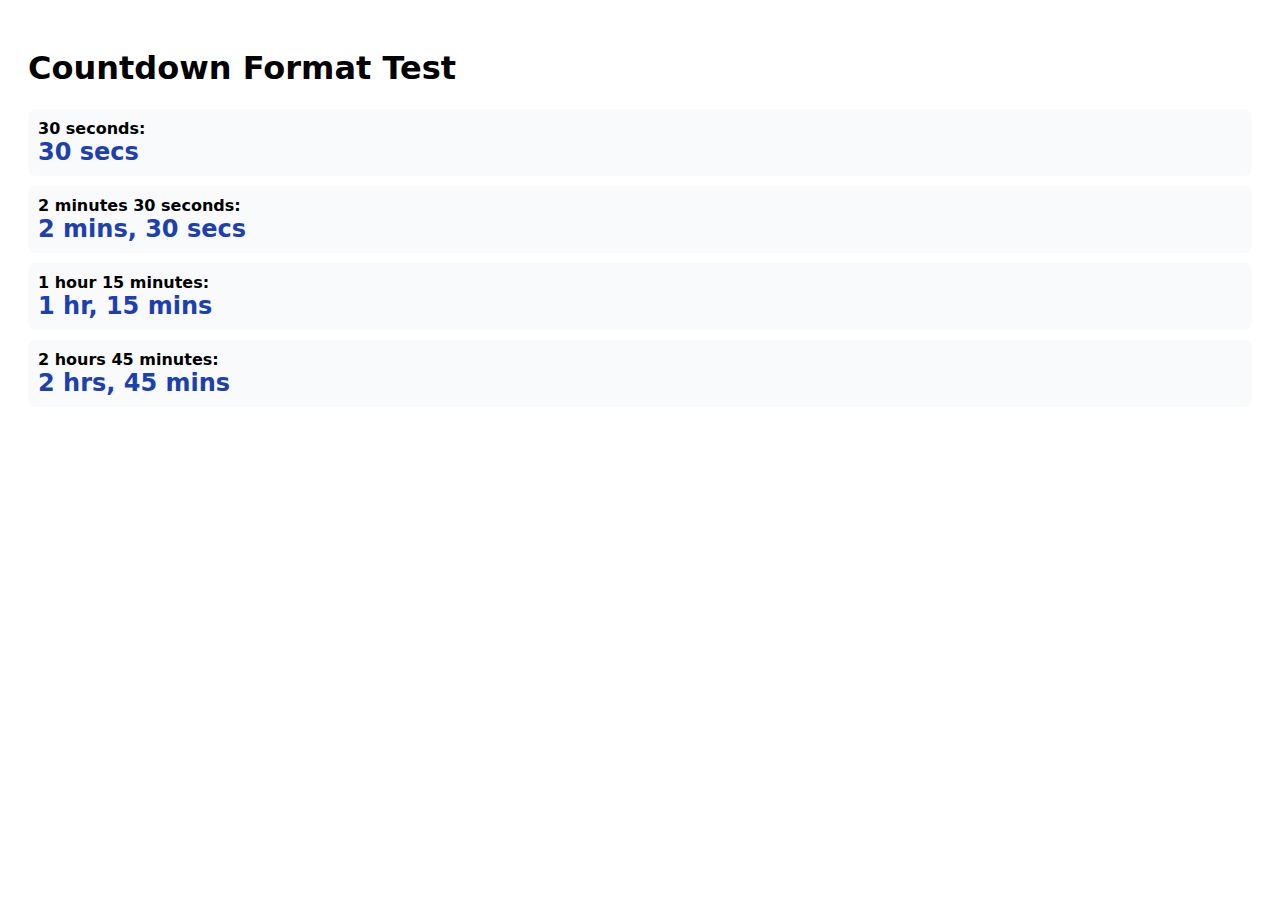
<file: test_countdown.html>
<!DOCTYPE html>
<html>
<head>
    <title>Countdown Format Test</title>
    <style>
        body { font-family: system-ui; padding: 20px; }
        .test { margin: 10px 0; padding: 10px; background: #f8fafc; border-radius: 8px; }
        .countdown { font-weight: 900; font-size: 24px; color: #1e40af; }
    </style>
</head>
<body>
    <h1>Countdown Format Test</h1>
    <div class="test">
        <strong>30 seconds:</strong>
        <div class="countdown" id="test1"></div>
    </div>
    <div class="test">
        <strong>2 minutes 30 seconds:</strong>
        <div class="countdown" id="test2"></div>
    </div>
    <div class="test">
        <strong>1 hour 15 minutes:</strong>
        <div class="countdown" id="test3"></div>
    </div>
    <div class="test">
        <strong>2 hours 45 minutes:</strong>
        <div class="countdown" id="test4"></div>
    </div>

    <script>
        function fmtCountdown(ms) {
            const totalSeconds = Math.max(0, Math.floor(ms / 1000));
            
            if (totalSeconds < 60) {
                return totalSeconds === 1 ? '1 sec' : `${totalSeconds} secs`;
            }
            
            const totalMinutes = Math.floor(totalSeconds / 60);
            const seconds = totalSeconds % 60;
            
            if (totalMinutes < 60) {
                if (seconds === 0) {
                    return totalMinutes === 1 ? '1 min' : `${totalMinutes} mins`;
                }
                const minText = totalMinutes === 1 ? '1 min' : `${totalMinutes} mins`;
                const secText = seconds === 1 ? '1 sec' : `${seconds} secs`;
                return `${minText}, ${secText}`;
            }
            
            const hours = Math.floor(totalMinutes / 60);
            const minutes = totalMinutes % 60;
            
            if (minutes === 0) {
                return hours === 1 ? '1 hr' : `${hours} hrs`;
            }
            
            const hourText = hours === 1 ? '1 hr' : `${hours} hrs`;
            const minText = minutes === 1 ? '1 min' : `${minutes} mins`;
            return `${hourText}, ${minText}`;
        }

        // Test different time formats
        document.getElementById('test1').textContent = fmtCountdown(30 * 1000);
        document.getElementById('test2').textContent = fmtCountdown((2 * 60 + 30) * 1000);
        document.getElementById('test3').textContent = fmtCountdown((1 * 60 * 60 + 15 * 60) * 1000);
        document.getElementById('test4').textContent = fmtCountdown((2 * 60 * 60 + 45 * 60) * 1000);

        console.log('✅ Countdown formatting test complete');
    </script>
</body>
</html>
</file>
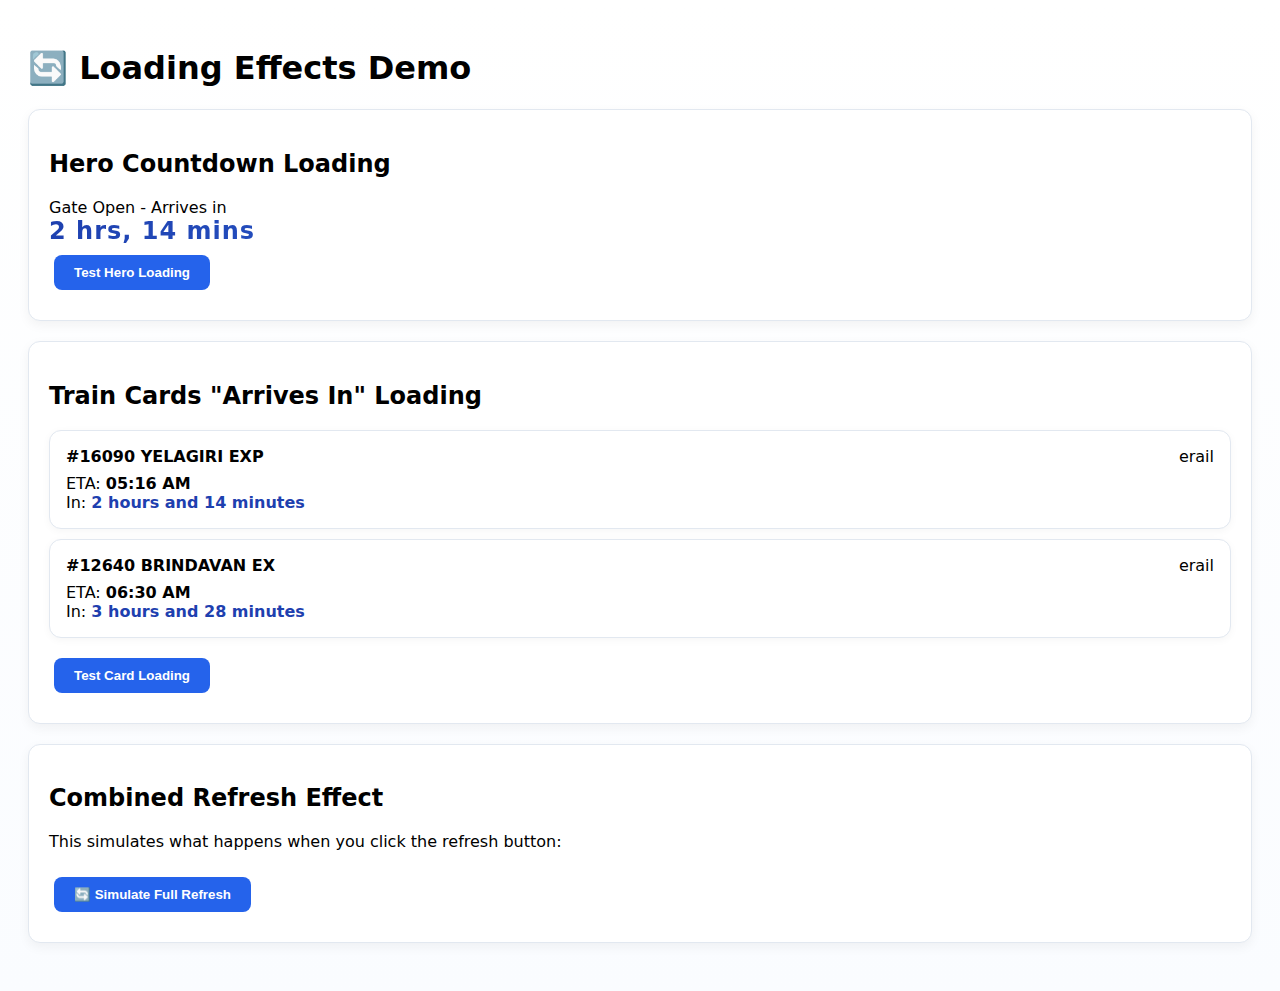
<file: test_loading_effects.html>
<!DOCTYPE html>
<html>
<head>
    <title>Loading Effects Test</title>
    <style>
        body { 
            font-family: system-ui; 
            padding: 20px; 
            background: linear-gradient(180deg, #fff, #fafcff);
        }
        
        .demo-section {
            margin: 20px 0;
            padding: 20px;
            background: white;
            border-radius: 12px;
            border: 1px solid #e2e8f0;
            box-shadow: 0 4px 12px rgba(0,0,0,0.05);
        }
        
        .countdown { 
            font-weight: 900; 
            font-size: 24px; 
            letter-spacing: 1px; 
            background: linear-gradient(135deg, #1e40af, #3b82f6);
            -webkit-background-clip: text;
            -webkit-text-fill-color: transparent;
            background-clip: text;
        }
        
        .rel {
            font-weight: 600;
            color: #1e40af;
        }
        
        /* Stylish loading animations */
        @keyframes gradient-wave {
            0% { 
                background-position: -100% 0; 
                transform: scale(1);
            }
            50% {
                transform: scale(1.02);
            }
            100% { 
                background-position: 200% 0; 
                transform: scale(1);
            }
        }

        @keyframes pulse-glow {
            0%, 100% { 
                box-shadow: 0 0 0 rgba(37, 99, 235, 0.3);
            }
            50% { 
                box-shadow: 0 0 8px rgba(37, 99, 235, 0.6);
            }
        }

        @keyframes text-fade {
            0% { opacity: 1; }
            30% { opacity: 0.3; }
            70% { opacity: 0.3; }
            100% { opacity: 1; }
        }

        @keyframes spin {
            0% { transform: rotate(0deg); }
            100% { transform: rotate(360deg); }
        }

        .rel.loading, .countdown.loading {
            position: relative;
            background: linear-gradient(
                90deg,
                rgba(248, 250, 252, 0.8) 0%,
                rgba(219, 234, 254, 0.9) 25%,
                rgba(37, 99, 235, 0.1) 50%,
                rgba(219, 234, 254, 0.9) 75%,
                rgba(248, 250, 252, 0.8) 100%
            );
            background-size: 200% 100%;
            animation: 
                gradient-wave 2s ease-in-out infinite,
                pulse-glow 2s ease-in-out infinite,
                text-fade 2s ease-in-out infinite;
            color: rgba(37, 99, 235, 0.3) !important;
            border-radius: 8px;
            padding: 4px 8px;
            min-width: 80px;
            min-height: 1.4em;
            display: inline-flex;
            align-items: center;
            justify-content: center;
            border: 1px solid rgba(37, 99, 235, 0.2);
            transition: all 0.3s ease;
        }

        .rel.loading::before {
            content: '⏳';
            position: absolute;
            left: 2px;
            font-size: 12px;
            animation: spin 2s linear infinite;
        }

        .countdown.loading {
            min-width: 140px;
            min-height: 2em;
            border-radius: 10px;
            padding: 6px 12px;
            font-size: 18px;
        }

        .countdown.loading::before {
            content: '🔄';
            position: absolute;
            left: 6px;
            font-size: 16px;
            animation: spin 1.5s linear infinite;
        }

        .card.updating {
            transform: translateY(-1px);
            box-shadow: 0 4px 20px rgba(37, 99, 235, 0.1);
            border-color: rgba(37, 99, 235, 0.2);
        }

        .hero-status.updating .countdown {
            animation: pulse-countdown 1s ease-in-out infinite;
        }

        @keyframes pulse-countdown {
            0%, 100% { opacity: 1; }
            50% { opacity: 0.7; }
        }
        
        .test-btn {
            background: #2563eb;
            color: white;
            border: none;
            padding: 10px 20px;
            border-radius: 8px;
            cursor: pointer;
            font-weight: 600;
            margin: 10px 5px;
        }
        
        .test-btn:hover {
            background: #1d4ed8;
        }
        
        .card {
            background: white;
            border: 1px solid #e2e8f0;
            border-radius: 12px;
            padding: 16px;
            margin: 10px 0;
            box-shadow: 0 2px 8px rgba(0,0,0,0.04);
        }
        
        .train-info {
            display: flex;
            justify-content: space-between;
            align-items: center;
            margin-bottom: 8px;
        }
    </style>
</head>
<body>
    <h1>🔄 Loading Effects Demo</h1>
    
    <div class="demo-section">
        <h2>Hero Countdown Loading</h2>
        <div class="hero-status" id="hero-section">
            <span>Gate Open - Arrives in</span>
            <div class="countdown" id="main-countdown">2 hrs, 14 mins</div>
        </div>
        <button class="test-btn" onclick="testHeroLoading()">Test Hero Loading</button>
    </div>
    
    <div class="demo-section">
        <h2>Train Cards "Arrives In" Loading</h2>
        <div class="card">
            <div class="train-info">
                <strong>#16090 YELAGIRI EXP</strong>
                <span>erail</span>
            </div>
            <div>ETA: <strong>05:16 AM</strong></div>
            <div>In: <strong class="rel" id="rel1">2 hours and 14 minutes</strong></div>
        </div>
        <div class="card">
            <div class="train-info">
                <strong>#12640 BRINDAVAN EX</strong>
                <span>erail</span>
            </div>
            <div>ETA: <strong>06:30 AM</strong></div>
            <div>In: <strong class="rel" id="rel2">3 hours and 28 minutes</strong></div>
        </div>
        <button class="test-btn" onclick="testCardLoading()">Test Card Loading</button>
    </div>
    
    <div class="demo-section">
        <h2>Combined Refresh Effect</h2>
        <p>This simulates what happens when you click the refresh button:</p>
        <button class="test-btn" onclick="testFullRefresh()">🔄 Simulate Full Refresh</button>
    </div>

    <script>
        function testHeroLoading() {
            const heroSection = document.getElementById('hero-section');
            const countdown = document.getElementById('main-countdown');
            
            // Add loading states
            heroSection.classList.add('updating');
            countdown.classList.add('loading');
            
            // Remove after delay
            setTimeout(() => {
                heroSection.classList.remove('updating');
                countdown.classList.remove('loading');
            }, 2000);
        }
        
        function testCardLoading() {
            const relElements = document.querySelectorAll('.rel');
            const cards = document.querySelectorAll('.card');
            
            // Add stylish loading to all relative time elements
            relElements.forEach(el => el.classList.add('loading'));
            cards.forEach(card => card.classList.add('updating'));
            
            // Remove after delay
            setTimeout(() => {
                relElements.forEach(el => el.classList.remove('loading'));
                cards.forEach(card => card.classList.remove('updating'));
            }, 3000);
        }
        
        function testFullRefresh() {
            const heroSection = document.getElementById('hero-section');
            const countdown = document.getElementById('main-countdown');
            const relElements = document.querySelectorAll('.rel');
            const cards = document.querySelectorAll('.card');
            
            // Add all stylish loading states
            heroSection.classList.add('updating');
            countdown.classList.add('loading');
            relElements.forEach(el => el.classList.add('loading'));
            cards.forEach(card => card.classList.add('updating'));
            
            // Remove after delay
            setTimeout(() => {
                heroSection.classList.remove('updating');
                countdown.classList.remove('loading');
                relElements.forEach(el => el.classList.remove('loading'));
                cards.forEach(card => card.classList.remove('updating'));
                
                // Simulate updated times
                countdown.textContent = '2 hrs, 13 mins';
                document.getElementById('rel1').textContent = '2 hours and 13 minutes';
                document.getElementById('rel2').textContent = '3 hours and 27 minutes';
            }, 3500);
        }
        
        console.log('🎨 Loading effects demo ready!');
    </script>
</body>
</html>
</file>
